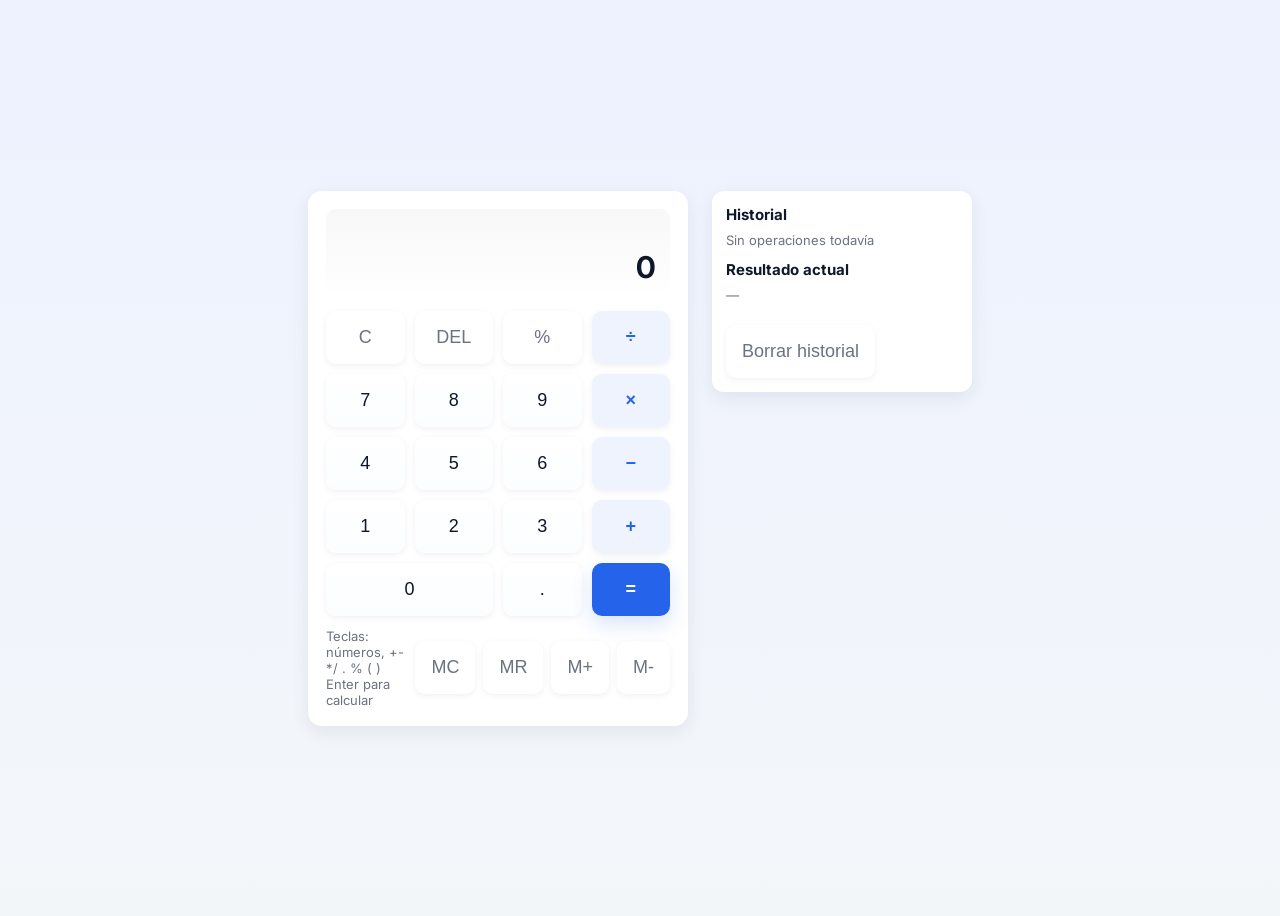
<file: calculator.html>
<!doctype html>
<html lang="es">
<head>
  <meta charset="utf-8" />
  <meta name="viewport" content="width=device-width,initial-scale=1" />
  <title>Calculadora Profesional</title>
  <link href="https://fonts.googleapis.com/css2?family=Inter:wght@400;600;700&display=swap" rel="stylesheet">
  <style>
    :root{
      --bg:#f3f6f9;
      --card:#ffffff;
      --accent:#2563eb;
      --muted:#6b7280;
      --text:#0f172a;
      --shadow: 0 6px 18px rgba(30,41,59,0.08);
      --radius:14px;
      --btn-radius:10px;
      --gap:12px;
      --pad:18px;
    }
    @media (prefers-color-scheme: dark){
      :root{
        --bg:#0b1220;
        --card:#071022;
        --accent:#4f8cff;
        --muted:#9aa4b2;
        --text:#e6eef8;
        --shadow: 0 8px 30px rgba(2,6,23,0.6);
      }
      body{background:linear-gradient(180deg,#061028 0%,var(--bg) 100%);}    
    }

    *{box-sizing:border-box}
    body{
      font-family:Inter,system-ui,-apple-system,"Segoe UI",Roboto,"Helvetica Neue",Arial;
      background:linear-gradient(180deg,#eef2ff 0%,var(--bg) 100%);
      min-height:100vh;
      display:flex;
      align-items:center;
      justify-content:center;
      padding:32px;
      color:var(--text);
    }
    .container{display:flex;gap:24px;align-items:flex-start;}
    .calc {
      width:380px;
      background:var(--card);
      border-radius:var(--radius);
      padding:var(--pad);
      box-shadow:var(--shadow);
    }
    .screen {
      background:linear-gradient(180deg,rgba(15,23,42,0.03),transparent);
      border-radius:10px;
      padding:14px;
      text-align:right;
      margin-bottom:var(--gap);
      min-height:86px;
      display:flex;
      flex-direction:column;
      justify-content:center;
    }
    .expr { color:var(--muted); font-size:14px; line-height:1; min-height:18px; }
    .result {
      font-size:30px;
      font-weight:700;
      margin-top:8px;
      word-wrap:break-word;
    }
    .pad {
      display:grid;
      grid-template-columns: repeat(4,1fr);
      gap:10px;
    }
    button{
      border:0;
      background:transparent;
      padding:16px;
      border-radius:var(--btn-radius);
      font-size:18px;
      cursor:pointer;
      transition:transform .06s ease, box-shadow .12s ease, background .12s ease;
      box-shadow: 0 2px 6px rgba(15,23,42,0.06);
    }
    button:active{ transform:translateY(1px); }
    .btn-ghost{ background:transparent; color:var(--muted); }
    .btn-op{ background:rgba(37,99,235,0.08); color:var(--accent); font-weight:600; }
    .btn-num{ background:linear-gradient(180deg,#ffffff,#fbfdff); color:var(--text); }
    .btn-wide{ grid-column: span 2; }
    .btn-accent{ background:var(--accent); color:#fff; font-weight:700; box-shadow: 0 8px 20px rgba(37,99,235,0.18); }
    button:hover{ box-shadow:0 10px 26px rgba(2,6,23,0.08); }
    button:focus{ outline:3px solid rgba(37,99,235,0.14); }

    .side {
      width:260px;
      background:var(--card);
      border-radius:12px;
      padding:14px;
      box-shadow:var(--shadow);
      max-height:560px;
      overflow:auto;
    }
    .side h3{margin:0 0 8px 0;font-size:15px}
    .history-list{list-style:none;padding:0;margin:0;display:flex;flex-direction:column;gap:8px}
    .history-item{display:flex;justify-content:space-between;align-items:center;padding:8px;border-radius:8px;background:linear-gradient(180deg,rgba(0,0,0,0.02),transparent)}
    .muted{color:var(--muted);font-size:13px}
    .small{font-size:13px}

    @media (max-width:900px){
      .container{flex-direction:column;align-items:center}
      .side{width:100%}
      .calc{width:100%;max-width:480px}
    }
  </style>
</head>
<body>
  <main class="container">
    <section class="calc" aria-label="Calculadora profesional">
      <div class="screen" role="region" aria-live="polite" aria-atomic="true">
        <div class="expr" id="expr" aria-hidden="true"></div>
        <div class="result" id="result">0</div>
      </div>

      <div class="pad" role="group" aria-label="Teclado de calculadora">
        <button class="btn-ghost" data-action="clear" aria-label="Limpiar (C)">C</button>
        <button class="btn-ghost" data-action="del" aria-label="Borrar">DEL</button>
        <button class="btn-ghost" data-action="percent" aria-label="Porcentaje">%</button>
        <button class="btn-op" data-value="/" aria-label="Dividir">÷</button>

        <button class="btn-num" data-value="7">7</button>
        <button class="btn-num" data-value="8">8</button>
        <button class="btn-num" data-value="9">9</button>
        <button class="btn-op" data-value="*" aria-label="Multiplicar">×</button>

        <button class="btn-num" data-value="4">4</button>
        <button class="btn-num" data-value="5">5</button>
        <button class="btn-num" data-value="6">6</button>
        <button class="btn-op" data-value="-" aria-label="Restar">−</button>

        <button class="btn-num" data-value="1">1</button>
        <button class="btn-num" data-value="2">2</button>
        <button class="btn-num" data-value="3">3</button>
        <button class="btn-op" data-value="+" aria-label="Sumar">+</button>

        <button class="btn-num btn-wide" data-value="0" aria-label="Cero">0</button>
        <button class="btn-num" data-value=".">.</button>
        <button class="btn-accent" data-action="equals" aria-label="Igual">=</button>
      </div>

      <div style="display:flex;gap:8px;margin-top:12px;justify-content:space-between;align-items:center">
        <div class="muted small">Teclas: números, +-*/ . % ( ) Enter para calcular</div>
        <div style="display:flex;gap:8px">
          <button class="btn-ghost" id="mem-clear" title="MC">MC</button>
          <button class="btn-ghost" id="mem-recall" title="MR">MR</button>
          <button class="btn-ghost" id="mem-add" title="M+">M+</button>
          <button class="btn-ghost" id="mem-sub" title="M-">M-</button>
        </div>
      </div>
    </section>

    <aside class="side" aria-label="Historial y opciones">
      <h3>Historial</h3>
      <ul id="history" class="history-list" aria-live="polite"></ul>
      <div style="height:12px"></div>
      <h3>Resultado actual</h3>
      <div class="muted" id="currentExpr">—</div>
      <div style="height:12px"></div>
      <button id="clearHistory" class="btn-ghost" style="margin-top:10px">Borrar historial</button>
    </aside>
  </main>

  <script>
    (function(){
      const exprEl = document.getElementById('expr');
      const resultEl = document.getElementById('result');
      const historyEl = document.getElementById('history');
      const currentExprEl = document.getElementById('currentExpr');

      let expr = '';
      let memory = parseFloat(localStorage.getItem('calc_memory')||'0');
      const MAX_HISTORY = 50;

      function sanitizeInput(s){
        // Permitir dígitos, espacios, operadores +-*/(),. y %
        // Reemplazar símbolos visuales por operadores JS
        s = String(s).replace(/[×]/g,'*').replace(/[÷]/g,'/').replace(/[−]/g,'-');
        // Eliminar caracteres no permitidos
        const allowed = s.match(/[0-9.+\-*/()%\s]+/g);
        return allowed ? allowed.join('') : '';
      }

      function tryEval(s){
        const safe = sanitizeInput(s);
        if (!safe) return '';
        // Manejo de porcentajes: convertir 'n%' en (n/100)
        // Reemplazamos cada ocurrencia de número seguida de % por (number/100)
        const withPercent = safe.replace(/(\d+(?:\.\d+)?)%/g, '($1/100)');
        try{
          // Usar Function para evaluar expresión matemática; es ejecutada en cliente
          const val = Function('"use strict"; return (' + withPercent + ')')();
          if (val === Infinity || Number.isNaN(val)) return 'Error';
          // Formatear número corto si es entero
          return (Math.round(val * 1e12)/1e12).toString();
        }catch(e){
          return '';
        }
      }

      function update(){
        exprEl.textContent = expr || '';
        const res = tryEval(expr);
        resultEl.textContent = res || '0';
        currentExprEl.textContent = expr || '—';
      }

      function pushHistory(expression, result){
        if (!expression) return;
        const h = JSON.parse(localStorage.getItem('calc_history')||'[]');
        h.unshift({expression, result, at: new Date().toISOString()});
        while(h.length>MAX_HISTORY) h.pop();
        localStorage.setItem('calc_history', JSON.stringify(h));
        renderHistory();
      }

      function renderHistory(){
        const h = JSON.parse(localStorage.getItem('calc_history')||'[]');
        historyEl.innerHTML = '';
        if (h.length===0){
          const li = document.createElement('li'); li.className='muted'; li.textContent = 'Sin operaciones todavía'; historyEl.appendChild(li); return;
        }
        h.forEach((item, i)=>{
          const li = document.createElement('li'); li.className='history-item';
          const left = document.createElement('div'); left.style.flex='1';
          const exprSpan = document.createElement('div'); exprSpan.textContent = item.expression; exprSpan.className='small';
          const resSpan = document.createElement('div'); resSpan.textContent = item.result; resSpan.className='muted small';
          left.appendChild(exprSpan); left.appendChild(resSpan);
          const actions = document.createElement('div'); actions.style.display='flex'; actions.style.gap='8px';
          const useBtn = document.createElement('button'); useBtn.className='btn-ghost'; useBtn.textContent='Usar'; useBtn.title='Usar esta expresión';
          useBtn.addEventListener('click', ()=>{ expr = item.expression; update(); });
          const replBtn = document.createElement('button'); replBtn.className='btn-ghost'; replBtn.textContent='Reemplazar'; replBtn.title='Reemplazar expresión actual';
          replBtn.addEventListener('click', ()=>{ expr = item.expression; update(); });
          actions.appendChild(useBtn); actions.appendChild(replBtn);
          li.appendChild(left); li.appendChild(actions);
          historyEl.appendChild(li);
        });
      }

      document.querySelectorAll('button').forEach(btn=>{
        btn.addEventListener('click', ()=>{
          const v = btn.dataset.value;
          const a = btn.dataset.action;
          if (a === 'clear'){ expr=''; update(); return; }
          if (a === 'del'){ expr = expr.slice(0,-1); update(); return; }
          if (a === 'percent'){ expr += '%'; update(); return; }
          if (a === 'equals'){ const res = tryEval(expr); if (res!=='' && res!=='Error'){ pushHistory(expr, res); expr = String(res);} update(); return; }
          if (v) { if (expr.length < 240) expr += v; update(); }
        });
      });

      // Memory buttons
      document.getElementById('mem-clear').addEventListener('click', ()=>{ memory=0; localStorage.setItem('calc_memory', '0'); alert('Memoria borrada'); });
      document.getElementById('mem-recall').addEventListener('click', ()=>{ expr += String(memory); update(); });
      document.getElementById('mem-add').addEventListener('click', ()=>{ const val = parseFloat(tryEval(expr)); if (!isNaN(val)) { memory += val; localStorage.setItem('calc_memory', String(memory)); alert('Añadido a memoria'); }});
      document.getElementById('mem-sub').addEventListener('click', ()=>{ const val = parseFloat(tryEval(expr)); if (!isNaN(val)) { memory -= val; localStorage.setItem('calc_memory', String(memory)); alert('Sustraído de memoria'); }});

      // Keyboard support
      window.addEventListener('keydown', (e)=>{
        if (/^[0-9]$/.test(e.key)) { expr += e.key; update(); e.preventDefault(); return; }
        if (['+','-','*','/','.','(',')'].includes(e.key)){ expr += e.key; update(); e.preventDefault(); return; }
        if (e.key === 'Enter'){ const res = tryEval(expr); if (res!=='' && res!=='Error'){ pushHistory(expr, res); expr = String(res);} update(); e.preventDefault(); return; }
        if (e.key === 'Backspace'){ expr = expr.slice(0,-1); update(); e.preventDefault(); return; }
        if (e.key === 'Escape'){ expr=''; update(); e.preventDefault(); return; }
        if (e.key === '%'){ expr += '%'; update(); e.preventDefault(); return; }
      });

      // History controls
      document.getElementById('clearHistory').addEventListener('click', ()=>{ localStorage.removeItem('calc_history'); renderHistory(); });

      // Init
      function init(){ renderHistory(); update(); }
      init();

      // Expose small API for tests or integration
      window.__PRO_CALC = {getHistory: ()=>JSON.parse(localStorage.getItem('calc_history')||'[]'), clearHistory: ()=>{localStorage.removeItem('calc_history'); renderHistory();}};
    })();
  </script>
</body>
</html>
</file>
